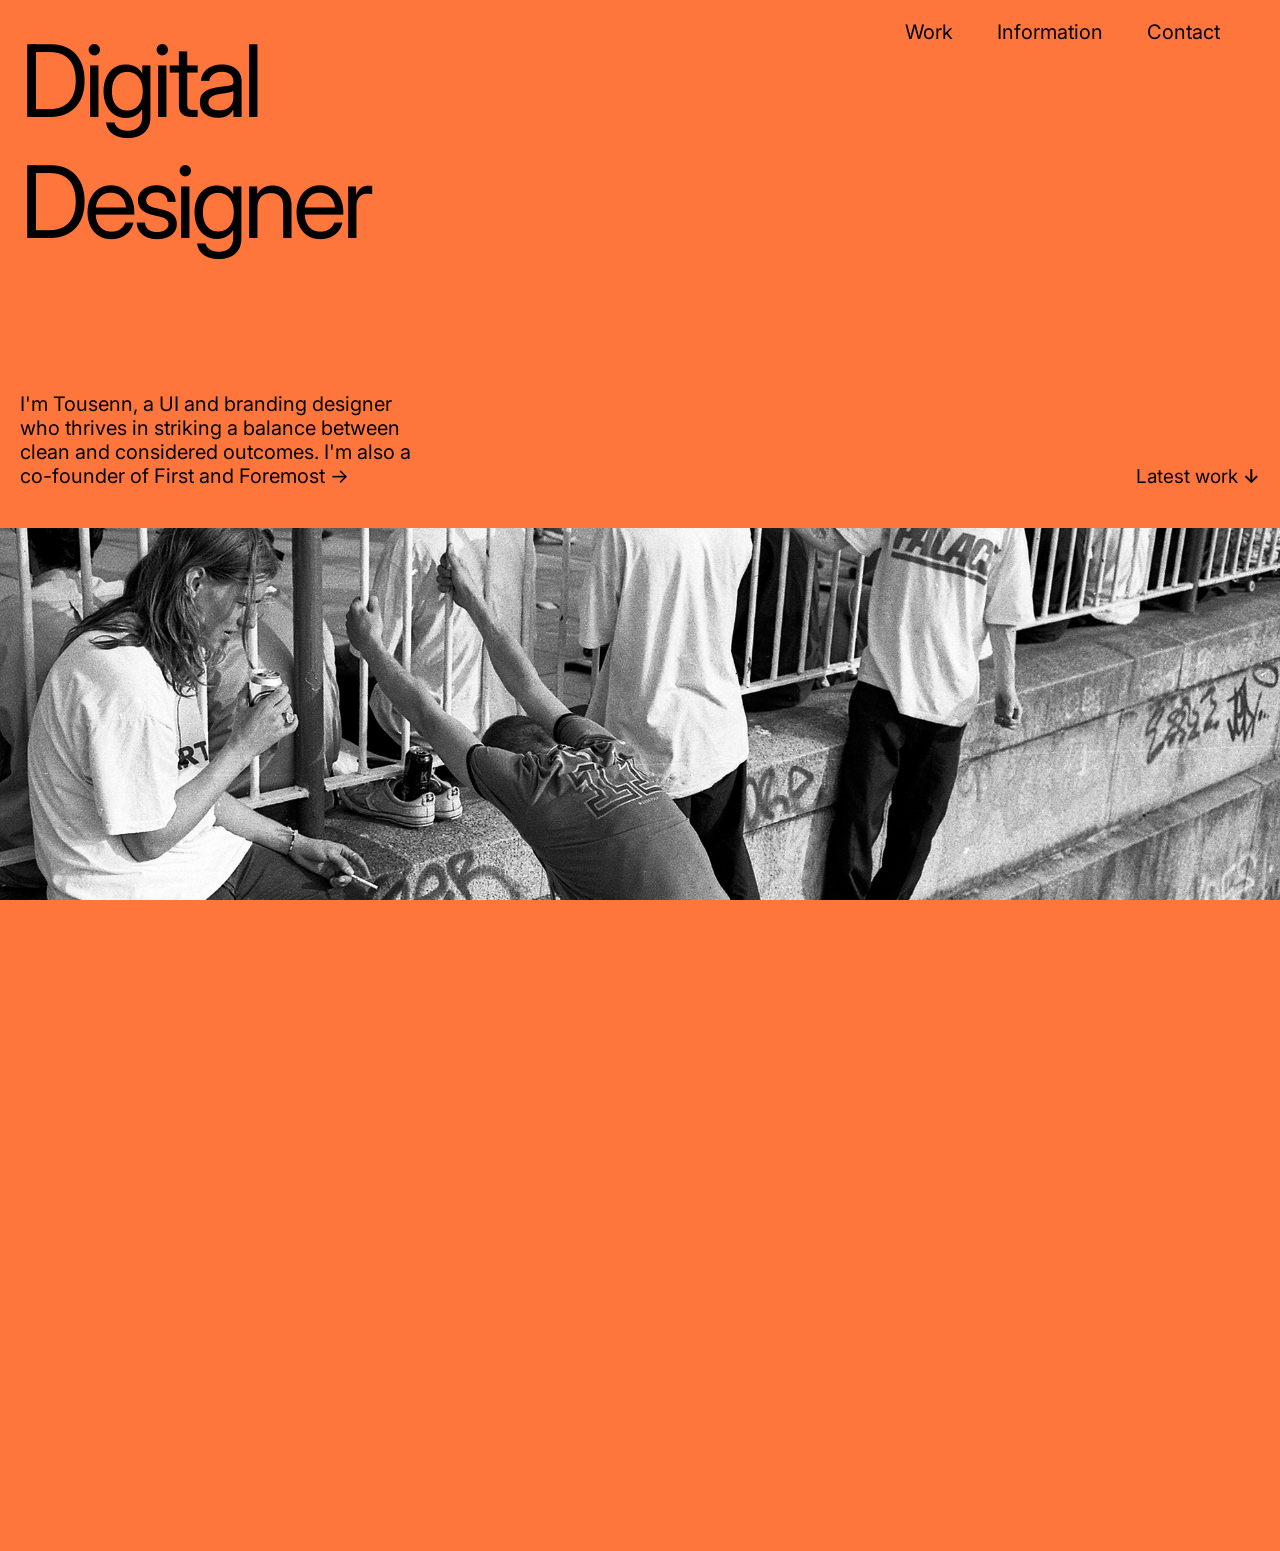
<file: index.html>
<!doctype html>
<html lang="en">
  <head>
    <meta charset="UTF-8" />
    <meta name="viewport" content="width=device-width, initial-scale=1.0" />
    <title>Brutalism</title>
    <link rel="stylesheet" href="style.css" />
    <link
      href="https://fonts.googleapis.com/css?family=Inter:100,200,300,regular,500,600,700,800,900,100italic,200italic,300italic,italic,500italic,600italic,700italic,800italic,900italic"
      rel="stylesheet"
    />
    <link
      rel="shortcut icon"
      href="images/favicon-brutalism.jpeg"
      type="image/x-icon"
    />
    <script src="script.js"></script>
  </head>
  <body>
    <header>
      <nav>
        <div class="left-nav">
          Digital <br />
          Designer
        </div>
        <div class="right-nav">
          <a href="">Work</a>
          <a href="">Information</a>
          <a href="">Contact</a>
        </div>
      </nav>
    </header>
    <main>
      <section id="hero">
        <p>
          I'm Tousenn, a UI and branding designer <br />
          who thrives in striking a balance between <br />
          clean and considered outcomes. I'm also a <br />
          co-founder of First and Foremost <span>-></span>
        </p>
        <a href="#work" class="cta-button">Latest work <span>↓</span></a>
      </section>
      <section id="img-hero">
        <!-- Image content for the hero section -->
      </section>
    </main>
    <footer>
      <div class="copyright"><a href="">Tousenn</a></div>
    </footer>
  </body>
</html>
</file>
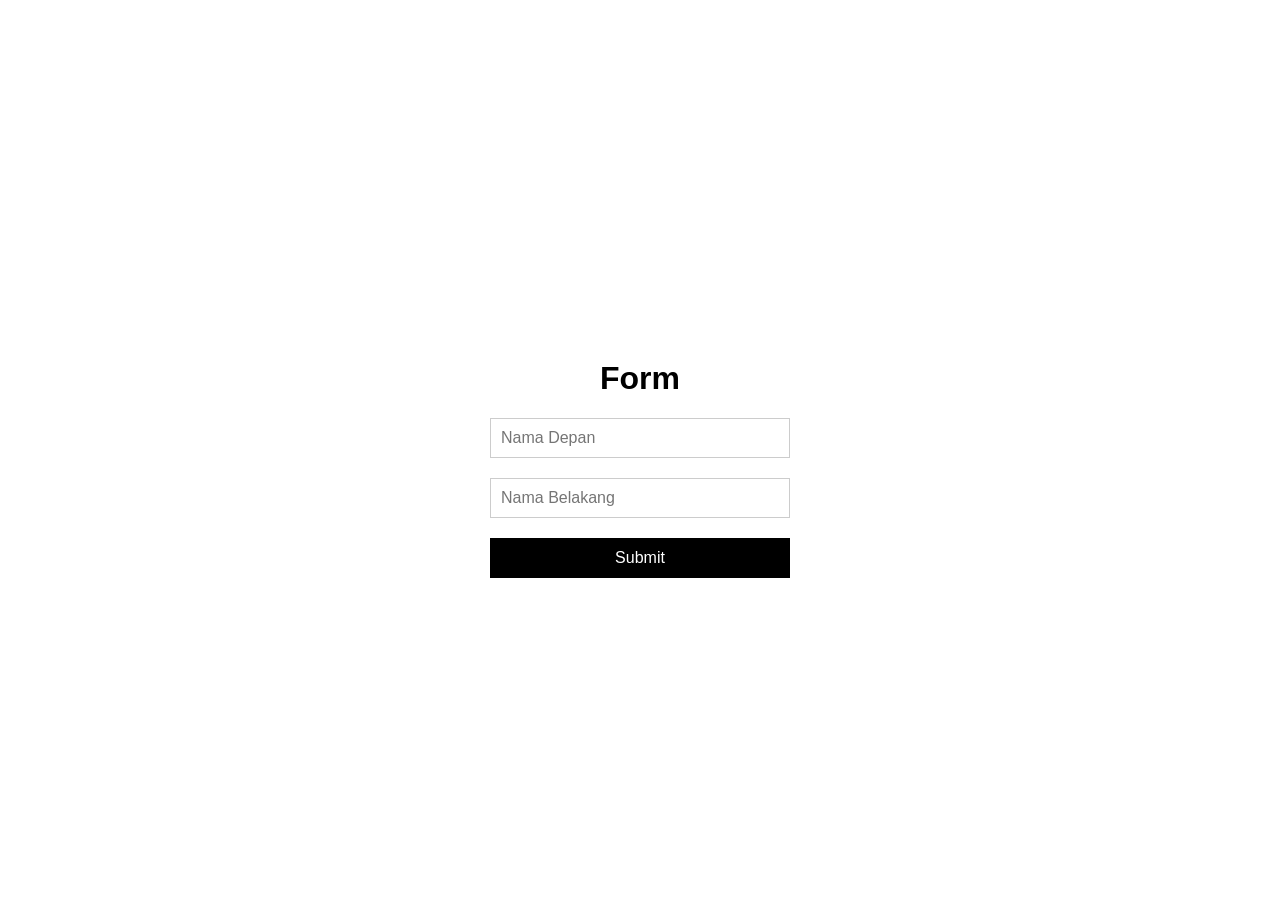
<file: form.html>
<!doctype html>
<html lang="en">
  <head>
    <meta charset="UTF-8" />
    <meta name="viewport" content="width=device-width, initial-scale=1.0" />
    <title>Form</title>
    <style>
        * {
            box-sizing: border-box;
            font-family: 'Inter', sans-serif;
        }
        main {
            display: flex;
            flex-direction: column;
            align-items: center;
            justify-content: center;
            height: 100vh;
        }
        h1 {
            text-align: center;
        }
        form {
            width: 300px;
            margin: 0 auto;
            display: flex;
            align-items: center;
            flex-direction: column;
            gap: 10px;
        }
        form input {
            width: 100%;
            padding: 10px;
            font-size: 16px;
            border: 1px solid #ccc;
            margin-bottom: 10px;
        }
        form input:last-child {
            margin-bottom: 20px;
        }
        form input:focus {
            outline: none;
            border-color: #000;
        }
        form button {
            width: 100%;
            padding: 10px 20px;
            font-size: 16px;
            background-color: #000;
            color: #fff;
            border: none;
            cursor: pointer;
            transition: all 0.3s;
            border: 1px solid #000;
        }
        form button:hover {
            color: #000;    
            background-color: #fff;
            border: 1.5px solid #000;
        }
    </style>
  <body>
    <main>
      <h1>Form</h1>
      <form>
        <input type="text" id="nama_depan" placeholder="Nama Depan" required />
        <input type="text" id="nama_belakang" placeholder="Nama Belakang" required />
        <button type="submit">Submit</button>
      </form>
    </main>
    <script src="form.js"></script>
  </body>
</html>
</file>
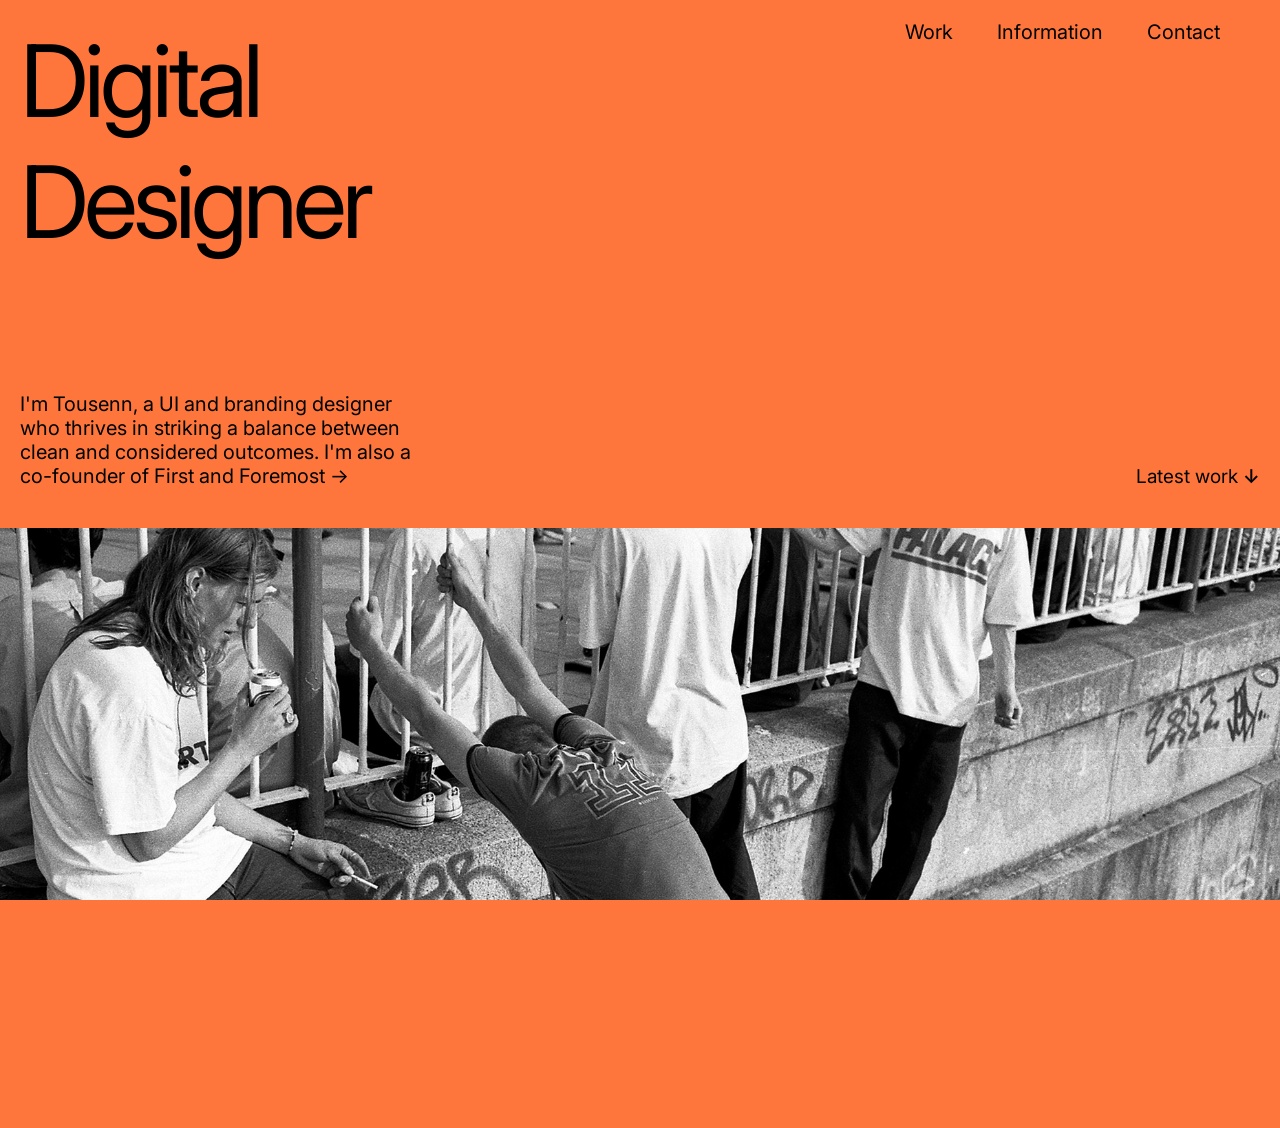
<file: idk.html>
<!doctype html>
<html lang="en">
  <head>
    <meta charset="UTF-8" />
    <meta name="viewport" content="width=device-width, initial-scale=1.0" />
    <title>Brutalism</title>
    <link rel="stylesheet" href="style.css" />
    <link
      href="https://fonts.googleapis.com/css?family=Inter:100,200,300,regular,500,600,700,800,900,100italic,200italic,300italic,italic,500italic,600italic,700italic,800italic,900italic"
      rel="stylesheet"
    />
    <link
      rel="shortcut icon"
      href="images/favicon-brutalism.jpeg"
      type="image/x-icon"
    />
  </head>
  <body>
    <header>
      <nav>
        <div class="left-nav">
          Digital <br />
          Designer
        </div>
        <div class="right-nav">
          <a href="">Work</a>
          <a href="">Information</a>
          <a href="">Contact</a>
        </div>
      </nav>
    </header>
    <main>
      <section id="hero">
        <p>
          I'm Tousenn, a UI and branding designer <br />
          who thrives in striking a balance between <br />
          clean and considered outcomes. I'm also a <br />
          co-founder of First and Foremost <span>-></span>
        </p>
        <a href="#work" class="cta-button">Latest work <span>↓</span></a>
      </section>
      <section id="img-hero">
        <!-- Image content for the hero section -->
      </section>
    </main>
  </body>
</html>
</file>
<file: style.css>
* {
  margin: 0;
  padding: 0;
  box-sizing: border-box;
  font-family: "Inter", sans-serif;
}
::selection {
  background-color: #fe763c;
  color: #fff;
}
body,
html {
  height: 100%;
  background-color: #fe763c;
  overflow-x: hidden;
}
a {
  text-decoration: none;
  color: inherit;
}
nav {
  display: flex;
  justify-content: space-between;
  padding: 20px;
}
nav .left-nav {
  letter-spacing: -5px;
  font-size: 100px;
  font-weight: 400;
}
nav .right-nav a {
  display: inline-block;
  position: relative;
  margin-right: 40px;
  font-size: 20px;
  padding-bottom: 4px;
}
nav .right-nav a::after {
  content: "";
  display: block;
  position: absolute;
  width: 100%;
  height: 1px;
  transform-origin: left;
  background-color: #000;
  transition: transform 0.3s ease-in-out;
  transform: scaleX(0);
}
nav .right-nav a:hover::after {
  transform: scaleX(1);
}

#hero {
  display: flex;
  padding: 10px 20px 40px 20px;
  margin-top: 100px;
  align-items: end;
  justify-content: space-between;
}
#hero p {
  font-size: 20px;
}
#hero .cta-button {
  font-size: 19px;
  transition: all 0.3s;
}
#hero .cta-button:hover {
  color: #fe763c;
  background-color: #000;
}
#hero .cta-button span {
  font-weight: 600;
}

#img-hero {
  height: 600px;
  background-image: url("images/cosmos_1658266340.jpeg");
  background-size: cover;
  background-position: center;
}

footer {
  padding: 20px auto 0;
}
footer .copyright a {
  display: flex;
  justify-content: center;
  font-size: 350px;
  letter-spacing: -50px;
  font-weight: 500;
}

/* mediaquery */
@media (max-width: 768px) {
  nav {
    align-items: center;
    flex-wrap: wrap;
  }
  nav .right-nav {
    gap: 20px;
    margin-top: 20px;
  }
  #hero {
    flex-wrap: wrap;
  }
  #hero p {
    margin-bottom: 40px;
  }
  #hero p span {
    display: inline-block;
    transition: transform 0.3s;
    cursor: pointer;
  }
  #hero p span:hover {
    transform: rotate(90deg);
  }
  #hero .cta-button {
    border: 1.5px solid #000;
    padding: 10px 20px;
  }
  footer .copyright a {
    font-size: 120px;
    letter-spacing: -10px;
  }
}
</file>
